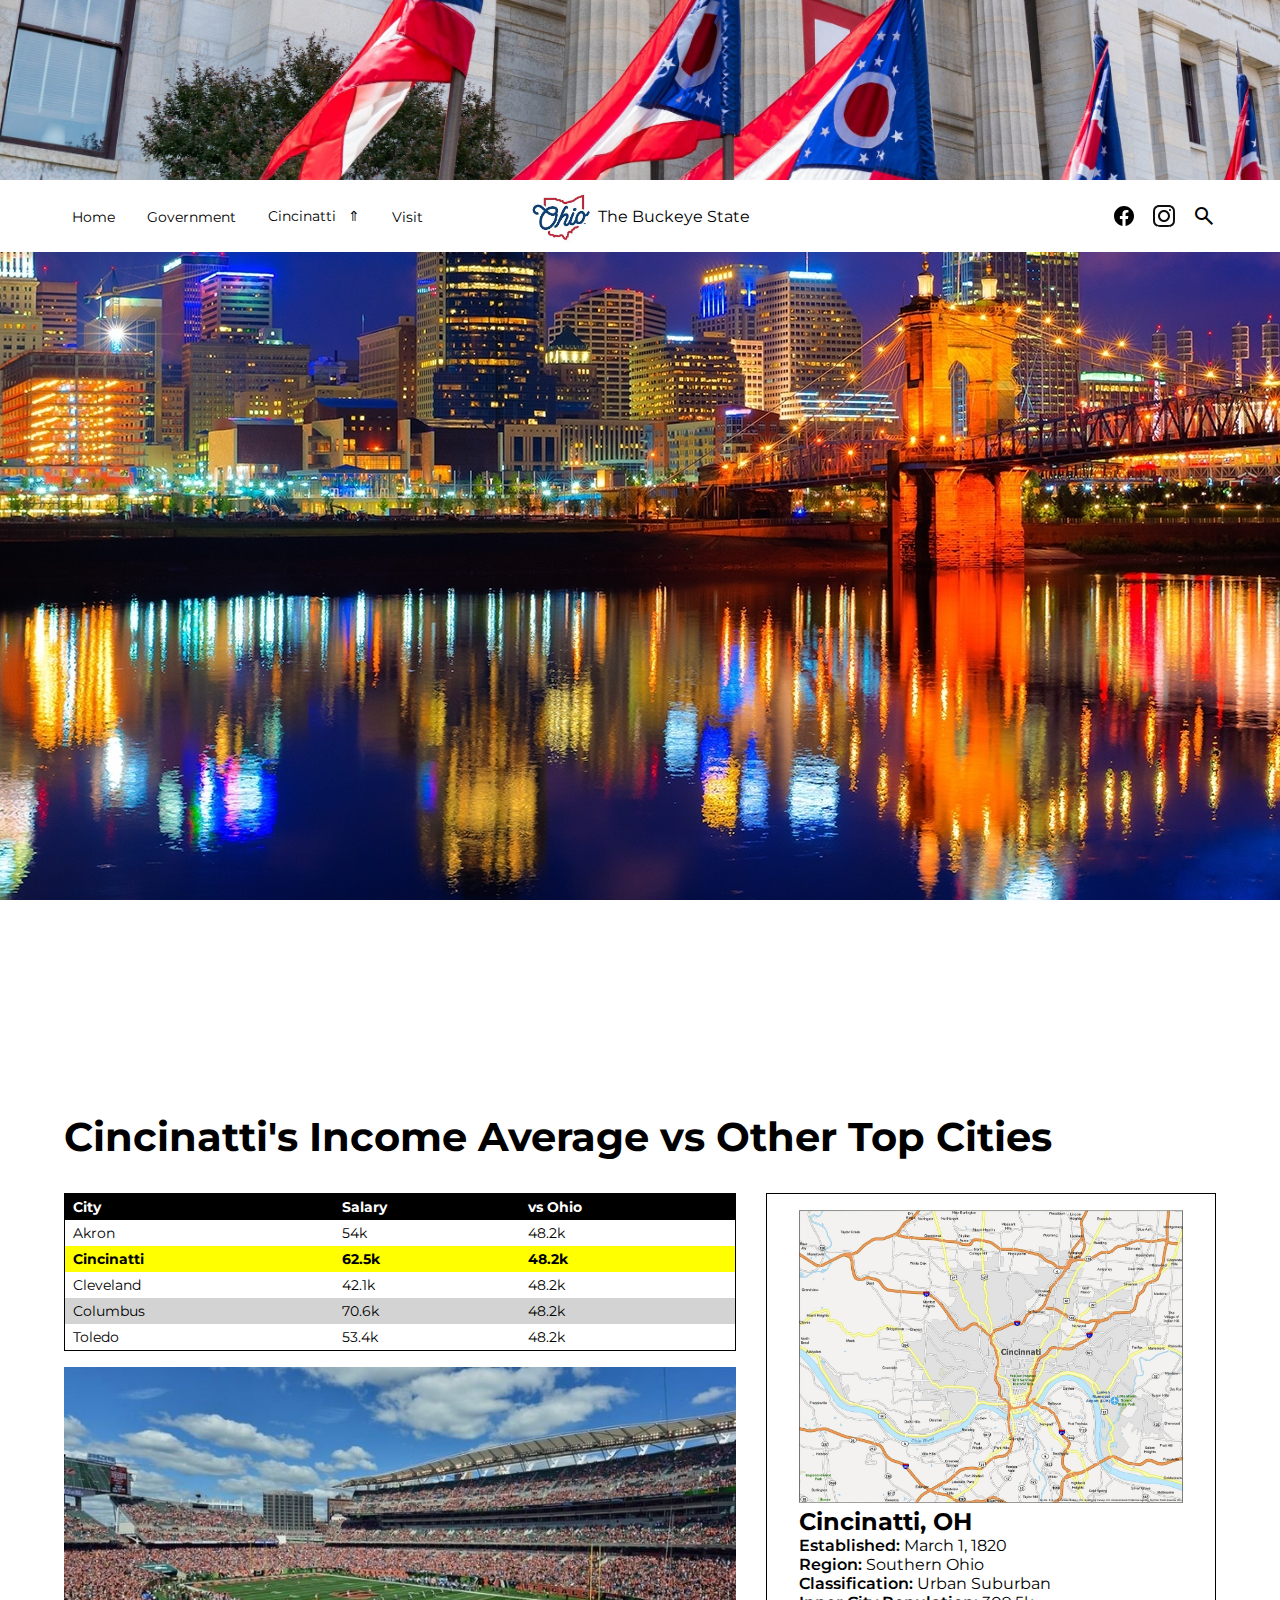
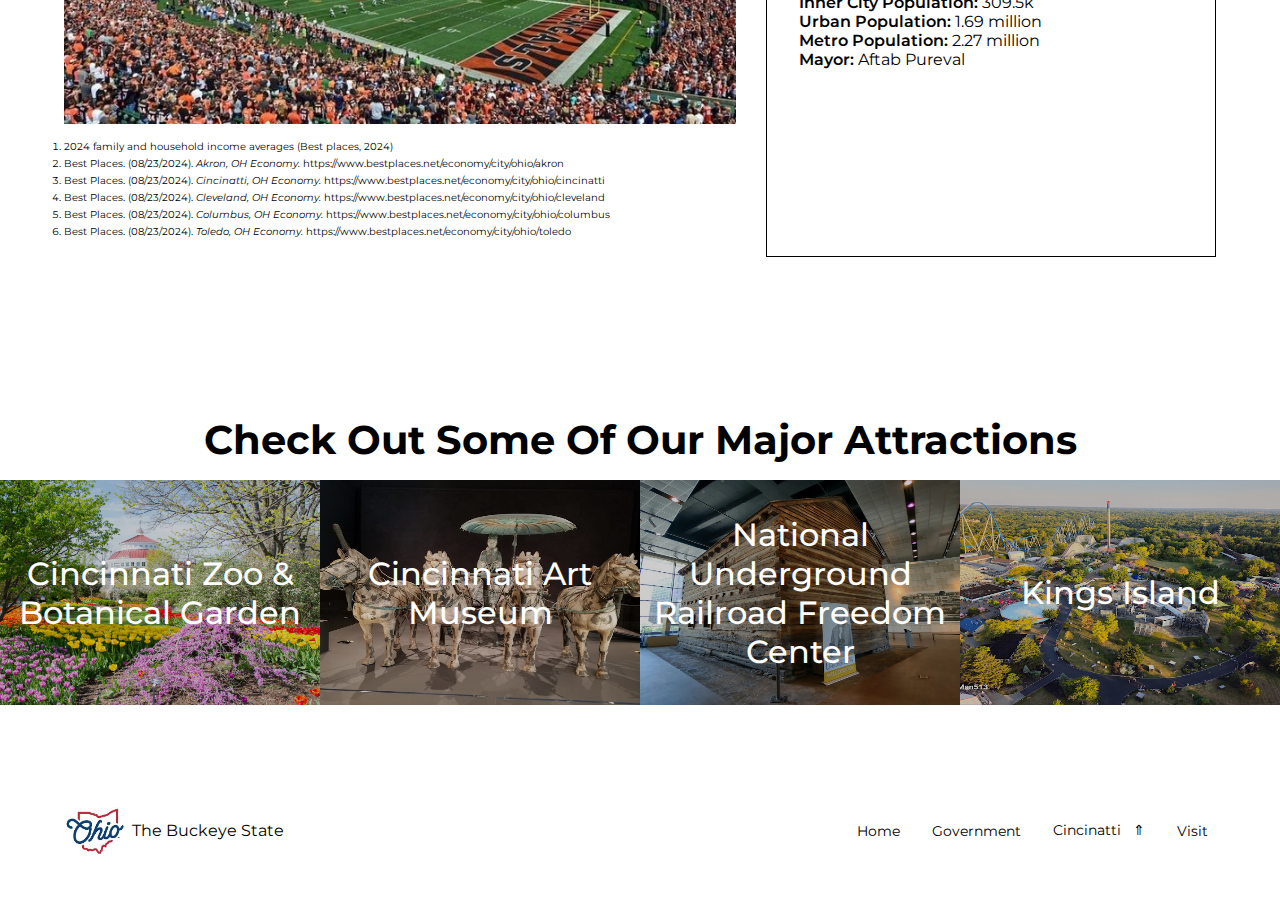
<file: cincinatti.html>
<!DOCTYPE html>
<html lang="en">
<head>
  <meta charset="UTF-8">
  <meta name="viewport" content="width=device-width, initial-scale=1.0">
  <!-- google fonts -->
  <link rel="preconnect" href="https://fonts.googleapis.com">
  <link rel="preconnect" href="https://fonts.gstatic.com" crossorigin>
  <link href="https://fonts.googleapis.com/css2?family=Montserrat:ital,wght@0,100..900;1,100..900&display=swap" rel="stylesheet">
  <!-- google icons -->
  <link rel="stylesheet" href="https://fonts.googleapis.com/css2?family=Material+Symbols+Outlined:opsz,wght,FILL,GRAD@20..48,100..700,0..1,-50..200" />
  <link rel="stylesheet" href="cincinatti.css">
  <title>Front-End Web Dev Task II City Page: Cincinatti</title>
</head>
<body>
  <!-- header img -->
  <header></header>
  <!-- navbar -->
  <nav>
    <div class="nav-left">
      <ul class="left-content">
        <li><a class="link" href="/index.html">Home</a></li>
        <li><a class="link" href="/">Government</a></li>
        <li>
          <div id="major-cities">
            <p>Cincinatti<span class="arrow-down">&#8657;</span></p>
            <a href="/cincinatti.html" class="option-link">Cincinatti</a>
            <a href="/cleveland.html" class="option-link">Cleveland</a>
            <a href="/columbus.html" class="option-link">Columbus</a>
          </div>
        </li>
        <li><a class="link" href="/">Visit</a></li>
      </ul>
    </div>
    <div class="nav-center">
      <a class="center-content" href="/index.html">
        <img class="nav-logo" src="/assets/ohio-logo.jpg" alt="Ohio logo">
        <p class="nav-p">The Buckeye State</p>
      </a>
    </div>
    <div class="nav-right">
      <div class="right-content">
        <img class="nav-icons" src="/assets/icons/facebook-svgrepo-com.svg" alt="Facebook">
        <img class="nav-icons" src="/assets/icons/instagram-svgrepo-com.svg" alt="Instagram">
        <span class="material-symbols-outlined">search</span>
      </div>
    </div>
  </nav>
  <!-- hero -->
  <section class="full-section hero" aria-label="top of page"></section>
  <!-- about -->
  <section class="full-section about" aria-label="about cincinatti">
    <div class="full-container">
      <h1 id="about-title">Cincinatti's Income Average vs Other Top Cities</h1>
      <div class="about-content">
        <div class="about-list">
          <table>
            <tr>
              <th>City</th>
              <th>Salary</th>
              <th>vs Ohio</th>
            </tr>
            <tr>
              <td>Akron</td>
              <td>54k</td>
              <td>48.2k</td>
            </tr>
            <tr>
              <td>Cincinatti</td>
              <td>62.5k</td>
              <td>48.2k</td>
            </tr>
            <tr>
              <td>Cleveland</td>
              <td>42.1k</td>
              <td>48.2k</td>
            </tr>
            <tr>
              <td>Columbus</td>
              <td>70.6k</td>
              <td>48.2k</td>
            </tr>
            <tr>
              <td>Toledo</td>
              <td>53.4k</td>
              <td>48.2k</td>
            </tr>
          </table>
          <img class="about-img" src="/assets/carousel-imgs/state-img-v.jpg" alt="paycor stadium">
          <ol class="citations">
            <li class="cite">2024 family and household income averages (Best places, 2024)</li>
            <li class="cite">Best Places. (08/23/2024). <i>Akron, OH Economy.</i> https://www.bestplaces.net/economy/city/ohio/akron</li>
            <li class="cite">Best Places. (08/23/2024). <i>Cincinatti, OH Economy.</i> https://www.bestplaces.net/economy/city/ohio/cincinatti</li>
            <li class="cite">Best Places. (08/23/2024). <i>Cleveland, OH Economy.</i> https://www.bestplaces.net/economy/city/ohio/cleveland</li>
            <li class="cite">Best Places. (08/23/2024). <i>Columbus, OH Economy.</i> https://www.bestplaces.net/economy/city/ohio/columbus</li>
            <li class="cite">Best Places. (08/23/2024). <i>Toledo, OH Economy.</i> https://www.bestplaces.net/economy/city/ohio/toledo</li>
          </ol>
        </div>
        <aside>
          <ul>
            <li class="list-item">
              <a href="https://maps.app.goo.gl/zU1xaMrjRTRpf2Yv8" target="_blank" rel="noopener noreferrer" title="Directions to Cincinatti"><img class="aside-img" src="/assets/cincinatti/cincinatti-map.jpg" alt="cincinatti map"></a>
            </li>
            <li class="list-item">
              <h2>Cincinatti, OH</h2>
            </li>
            <li class="list-item">
              <p><span class="small-bold">Established:</span> March 1, 1820</p>
            </li>
            <li class="list-item">
              <p><span class="small-bold">Region:</span> Southern Ohio</p>
            </li>
            <li class="list-item">
              <p><span class="small-bold">Classification:</span> Urban Suburban</p>
            </li>
            <li class="list-item">
              <p><span class="small-bold">Inner City Population:</span> 309.5k</p>
            </li>
            <li class="list-item">
              <p><span class="small-bold">Urban Population:</span> 1.69 million</p>
            </li>
            <li class="list-item">
              <p><span class="small-bold">Metro Population:</span> 2.27 million</p>
            </li>
            <li class="list-item">
              <p><span class="small-bold">Mayor:</span> Aftab Pureval</p>
            </li>
          </ul>
        </aside>
      </div>
    </div>
  </section>
  <!-- attractions -->
  <section class="banner" aria-label="attractions banner">
    <div class="attraction-section">
      <h1>Check Out Some Of Our Major Attractions</h1>
      <ul class="attraction-container">
        <li class="attraction-link">
          <a class="attraction" href="https://cincinnatizoo.org/" target="_blank" rel="noopener noreferrer">
            <img class="attraction-img" src="/assets/cincinatti/zoo.jpg" alt="Cincinnati Zoo & Botanical Garden">
            <p class="attraction-name">Cincinnati Zoo & Botanical Garden</p>
          </a>
        </li>
        <li class="attraction-link">
          <a class="attraction" href="https://www.cincinnatiartmuseum.org/" target="_blank" rel="noopener noreferrer">
            <img class="attraction-img" src="/assets/cincinatti/art.jpg" alt="Cincinnati Art Museum">
            <p class="attraction-name">Cincinnati Art Museum</p>
          </a>
        </li>
        <li class="attraction-link">
          <a class="attraction" href="https://freedomcenter.org/" target="_blank" rel="noopener noreferrer">
            <img class="attraction-img" src="/assets/cincinatti/nurfc.jpg" alt="National Underground Railroad Freedom Center">
            <p class="attraction-name">National Underground Railroad Freedom Center</p>
          </a>
        </li>
        <li class="attraction-link">
          <a class="attraction" href="https://www.visitkingsisland.com/" target="_blank" rel="noopener noreferrer">
            <img class="attraction-img" src="/assets/cincinatti/kings-island.jpg" alt="Kings Island">
            <p class="attraction-name">Kings Island</p>
          </a>
        </li>
      </ul>
    </div>
  </section>
  <!-- footer  -->
  <footer>
    <div class="footer-container">
      <a class="center-content" href="/index.html">
        <img class="nav-logo" src="/assets/ohio-logo.jpg" alt="Ohio logo">
        <p class="nav-p">The Buckeye State</p>
      </a>
      <ul class="left-content">
        <li><a class="link" href="/index.html">Home</a></li>
        <li><a class="link" href="/">Government</a></li>
        <li>
          <div id="major-cities">
            <p>Cincinatti<span class="arrow-down">&#8657;</span></p>
            <a href="/cincinatti.html" class="option-link">Cincinatti</a>
            <a href="/cleveland.html" class="option-link">Cleveland</a>
            <a href="/columbus.html" class="option-link">Columbus</a>
          </div>
        </li>
        <li><a class="link" href="/">Visit</a></li>
      </ul>
    </div>
  </footer>
  <script src="/index.js" type="text/javascript"></script>
</body>
</html>
</file>
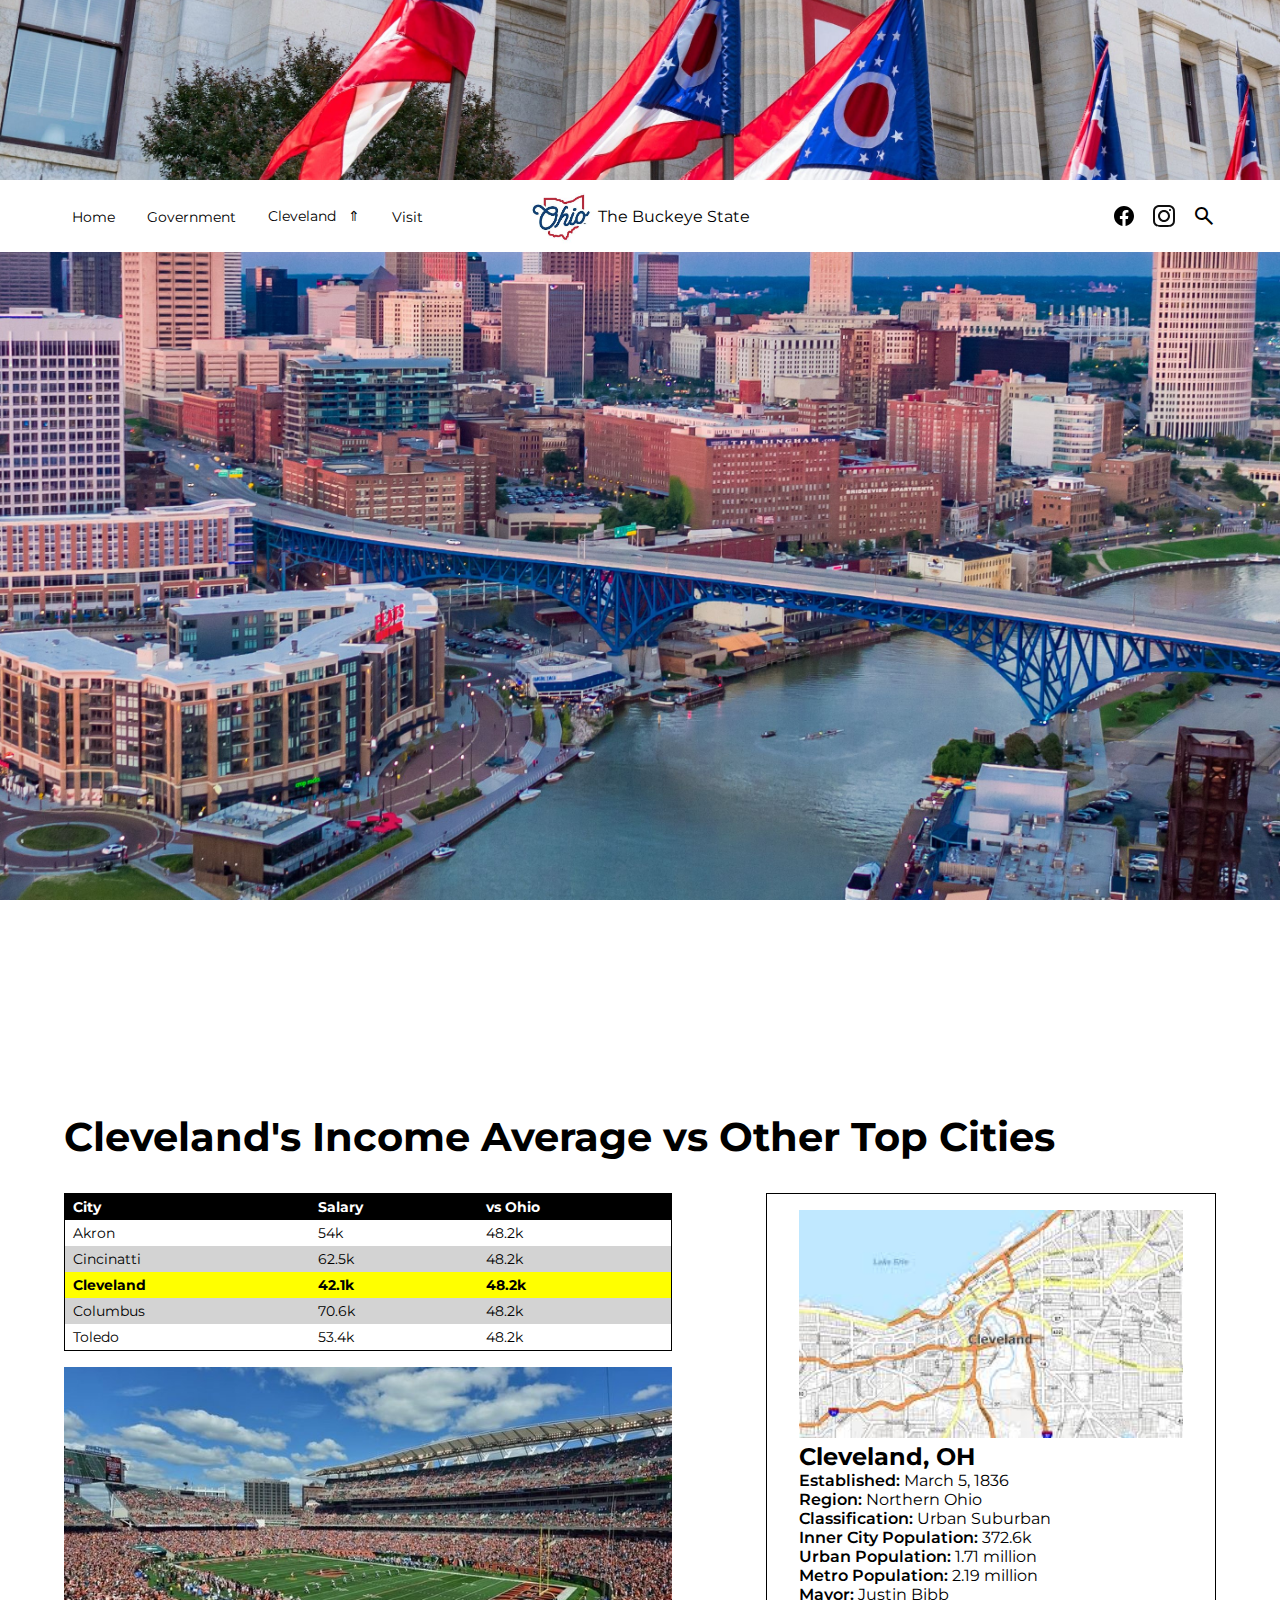
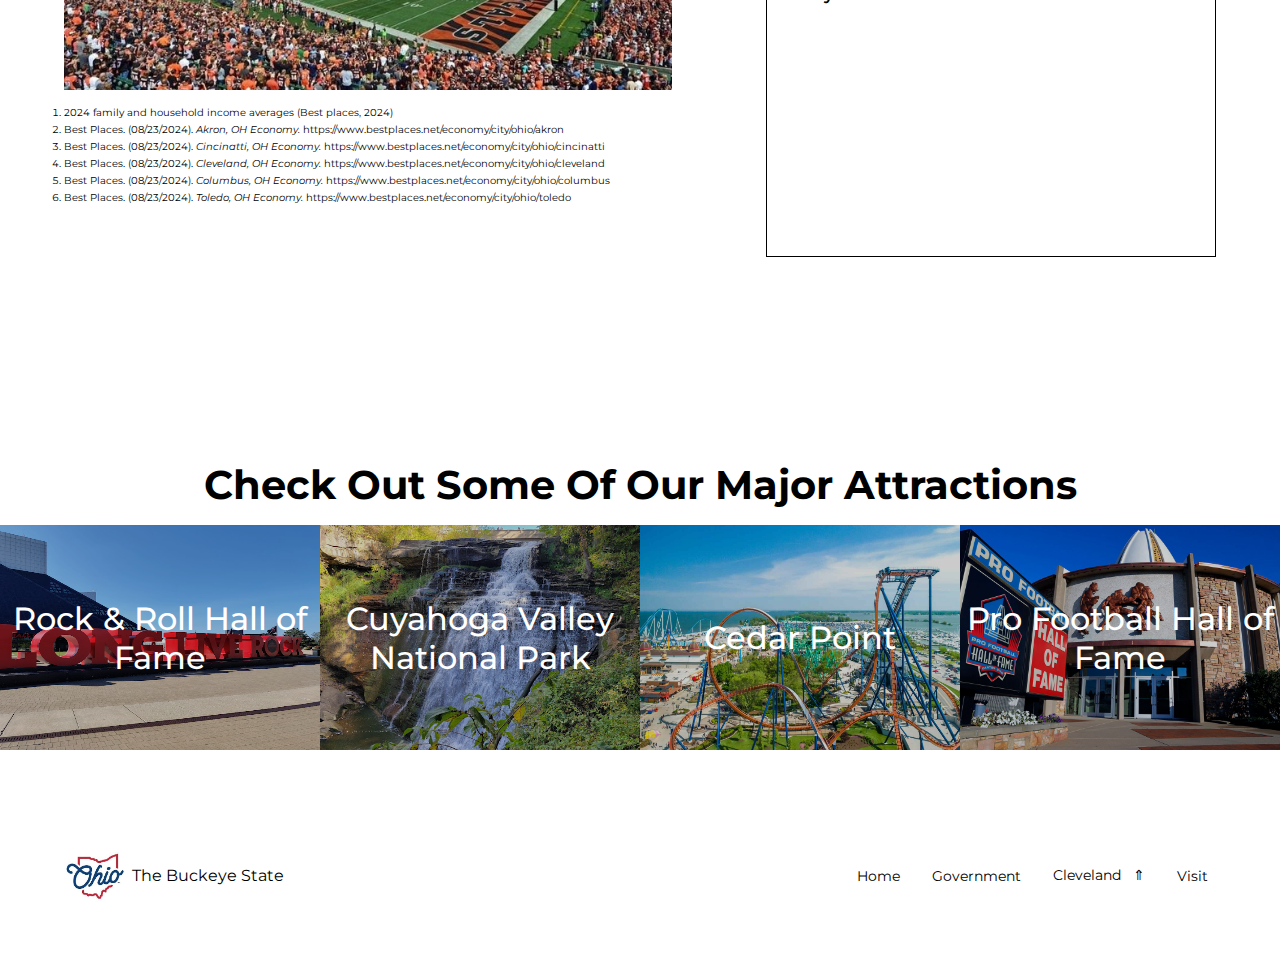
<file: cleveland.html>
<!DOCTYPE html>
<html lang="en">
<head>
  <meta charset="UTF-8">
  <meta name="viewport" content="width=device-width, initial-scale=1.0">
  <!-- google fonts -->
  <link rel="preconnect" href="https://fonts.googleapis.com">
  <link rel="preconnect" href="https://fonts.gstatic.com" crossorigin>
  <link href="https://fonts.googleapis.com/css2?family=Montserrat:ital,wght@0,100..900;1,100..900&display=swap" rel="stylesheet">
  <!-- google icons -->
  <link rel="stylesheet" href="https://fonts.googleapis.com/css2?family=Material+Symbols+Outlined:opsz,wght,FILL,GRAD@20..48,100..700,0..1,-50..200" />
  <link rel="stylesheet" href="cleveland.css">
  <title>Front-End Web Dev Task II City Page: Cleveland</title>
</head>
<body>
  <!-- header img -->
  <header></header>
  <!-- navbar -->
  <nav>
    <div class="nav-left">
      <ul class="left-content">
        <li><a class="link" href="/index.html">Home</a></li>
        <li><a class="link" href="/">Government</a></li>
        <li>
          <div id="major-cities">
            <p>Cleveland<span class="arrow-down">&#8657;</span></p>
            <a href="/cincinatti.html" class="option-link">Cincinatti</a>
            <a href="/cleveland.html" class="option-link">Cleveland</a>
            <a href="/columbus.html" class="option-link">Columbus</a>
          </div>
        </li>
        <li><a class="link" href="/">Visit</a></li>
      </ul>
    </div>
    <div class="nav-center">
      <a class="center-content" href="/index.html">
        <img class="nav-logo" src="/assets/ohio-logo.jpg" alt="Ohio logo">
        <p class="nav-p">The Buckeye State</p>
      </a>
    </div>
    <div class="nav-right">
      <div class="right-content">
        <img class="nav-icons" src="/assets/icons/facebook-svgrepo-com.svg" alt="Facebook">
        <img class="nav-icons" src="/assets/icons/instagram-svgrepo-com.svg" alt="Instagram">
        <span class="material-symbols-outlined">search</span>
      </div>
    </div>
  </nav>
  <!-- hero -->
  <section class="full-section hero" aria-label="top of page"></section>
  <!-- about -->
  <section class="full-section about" aria-label="about cleveland">
    <div class="full-container">
      <h1 id="about-title">Cleveland's Income Average vs Other Top Cities</h1>
      <div class="about-content">
        <div class="about-list">
          <table>
            <tr>
              <th>City</th>
              <th>Salary</th>
              <th>vs Ohio</th>
            </tr>
            <tr>
              <td>Akron</td>
              <td>54k</td>
              <td>48.2k</td>
            </tr>
            <tr>
              <td>Cincinatti</td>
              <td>62.5k</td>
              <td>48.2k</td>
            </tr>
            <tr>
              <td>Cleveland</td>
              <td>42.1k</td>
              <td>48.2k</td>
            </tr>
            <tr>
              <td>Columbus</td>
              <td>70.6k</td>
              <td>48.2k</td>
            </tr>
            <tr>
              <td>Toledo</td>
              <td>53.4k</td>
              <td>48.2k</td>
            </tr>
          </table>
          <img class="about-img" src="/assets/carousel-imgs/state-img-v.jpg" alt="paycor stadium">
          <ol class="citations">
            <li class="cite">2024 family and household income averages (Best places, 2024)</li>
            <li class="cite">Best Places. (08/23/2024). <i>Akron, OH Economy.</i> https://www.bestplaces.net/economy/city/ohio/akron</li>
            <li class="cite">Best Places. (08/23/2024). <i>Cincinatti, OH Economy.</i> https://www.bestplaces.net/economy/city/ohio/cincinatti</li>
            <li class="cite">Best Places. (08/23/2024). <i>Cleveland, OH Economy.</i> https://www.bestplaces.net/economy/city/ohio/cleveland</li>
            <li class="cite">Best Places. (08/23/2024). <i>Columbus, OH Economy.</i> https://www.bestplaces.net/economy/city/ohio/columbus</li>
            <li class="cite">Best Places. (08/23/2024). <i>Toledo, OH Economy.</i> https://www.bestplaces.net/economy/city/ohio/toledo</li>
          </ol>
        </div>
        <aside>
          <ul>
            <li class="list-item">
              <a href="https://maps.app.goo.gl/aE9k5nw9wQjPhDgC9" target="_blank" rel="noopener noreferrer" title="Directions to Cleveland"><img class="aside-img" src="/assets/cleveland/cleveland-map.jpg" alt="Cleveland map"></a>
            </li>
            <li class="list-item">
              <h2>Cleveland, OH</h2>
            </li>
            <li class="list-item">
              <p><span class="small-bold">Established:</span> March 5, 1836</p>
            </li>
            <li class="list-item">
              <p><span class="small-bold">Region:</span> Northern Ohio</p>
            </li>
            <li class="list-item">
              <p><span class="small-bold">Classification:</span> Urban Suburban</p>
            </li>
            <li class="list-item">
              <p><span class="small-bold">Inner City Population:</span> 372.6k</p>
            </li>
            <li class="list-item">
              <p><span class="small-bold">Urban Population:</span> 1.71 million</p>
            </li>
            <li class="list-item">
              <p><span class="small-bold">Metro Population:</span> 2.19 million</p>
            </li>
            <li class="list-item">
              <p><span class="small-bold">Mayor:</span> Justin Bibb</p>
            </li>
          </ul>
        </aside>
      </div>
    </div>
  </section>
  <!-- attractions -->
  <section class="banner" aria-label="attractions banner">
    <div class="attraction-section">
      <h1>Check Out Some Of Our Major Attractions</h1>
      <ul class="attraction-container">
        <li class="attraction-link">
          <a class="attraction" href="https://rockhall.com/" target="_blank" rel="noopener noreferrer">
            <img class="attraction-img" src="/assets/cleveland/rocknroll.jpg" alt="Rock & Roll Hall of Fame">
            <p class="attraction-name">Rock & Roll Hall of Fame</p>
          </a>
        </li>
        <li class="attraction-link">
          <a class="attraction" href="https://www.nps.gov/cuva/index.htm" target="_blank" rel="noopener noreferrer">
            <img class="attraction-img" src="/assets/cleveland/park.jpg" alt="Cuyahoga Valley National Park">
            <p class="attraction-name">Cuyahoga Valley National Park</p>
          </a>
        </li>
        <li class="attraction-link">
          <a class="attraction" href="https://www.cedarpoint.com/" target="_blank" rel="noopener noreferrer">
            <img class="attraction-img" src="/assets/cleveland/cedarpoint.jpg" alt="Cedar Point">
            <p class="attraction-name">Cedar Point</p>
          </a>
        </li>
        <li class="attraction-link">
          <a class="attraction" href="https://www.profootballhof.com/" target="_blank" rel="noopener noreferrer">
            <img class="attraction-img" src="/assets/cleveland/football.jpg" alt="Pro Football Hall of Fame">
            <p class="attraction-name">Pro Football Hall of Fame</p>
          </a>
        </li>
      </ul>
    </div>
  </section>
  <!-- footer  -->
  <footer>
    <div class="footer-container">
      <a class="center-content" href="/index.html">
        <img class="nav-logo" src="/assets/ohio-logo.jpg" alt="Ohio logo">
        <p class="nav-p">The Buckeye State</p>
      </a>
      <ul class="left-content">
        <li><a class="link" href="/index.html">Home</a></li>
        <li><a class="link" href="/">Government</a></li>
        <li>
          <div id="major-cities">
            <p>Cleveland<span class="arrow-down">&#8657;</span></p>
            <a href="/cincinatti.html" class="option-link">Cincinatti</a>
            <a href="/cleveland.html" class="option-link">Cleveland</a>
            <a href="/columbus.html" class="option-link">Columbus</a>
          </div>
        </li>
        <li><a class="link" href="/">Visit</a></li>
      </ul>
    </div>
  </footer>
  <script src="/index.js" type="text/javascript"></script>
</body>
</html>
</file>
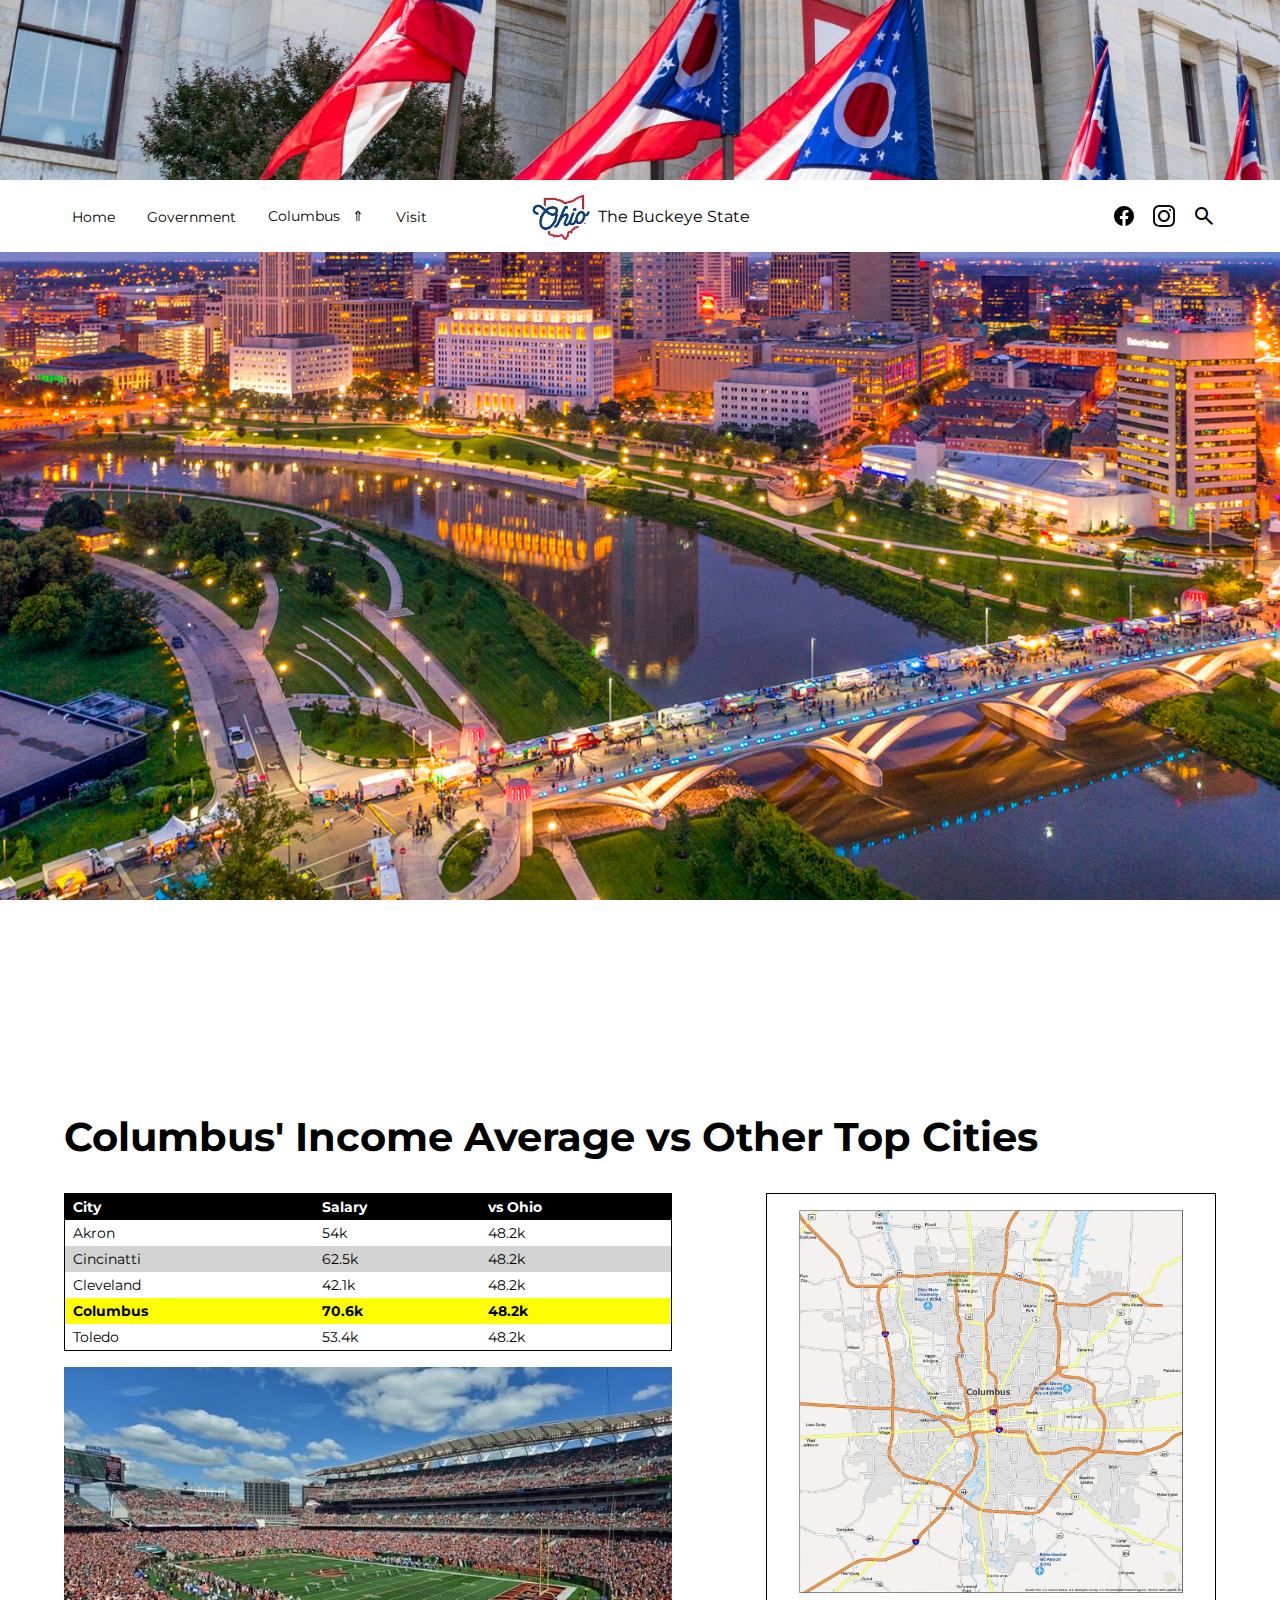
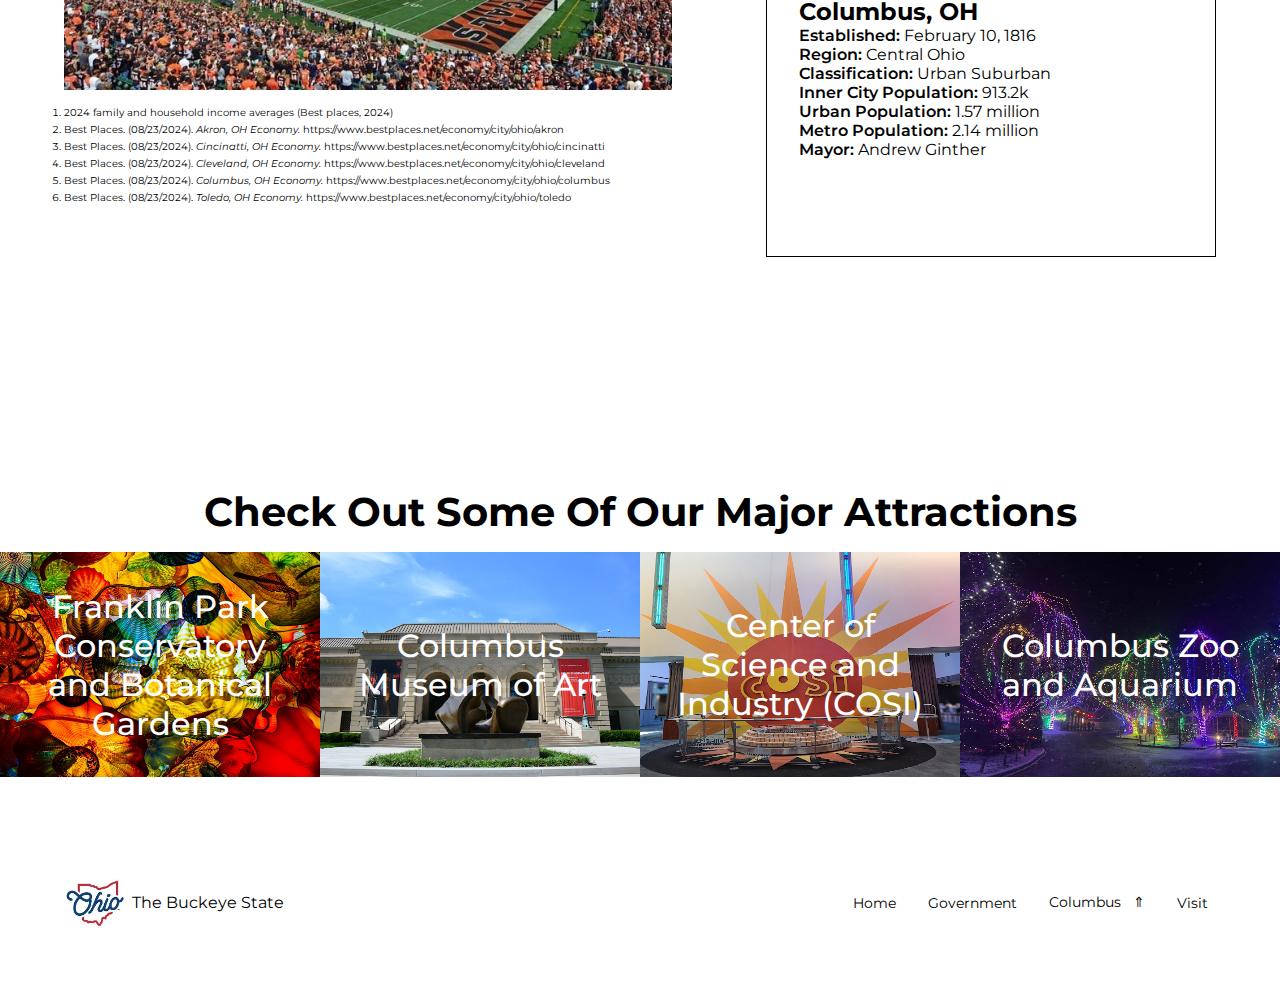
<file: columbus.html>
<!DOCTYPE html>
<html lang="en">
<head>
  <meta charset="UTF-8">
  <meta name="viewport" content="width=device-width, initial-scale=1.0">
  <!-- google fonts -->
  <link rel="preconnect" href="https://fonts.googleapis.com">
  <link rel="preconnect" href="https://fonts.gstatic.com" crossorigin>
  <link href="https://fonts.googleapis.com/css2?family=Montserrat:ital,wght@0,100..900;1,100..900&display=swap" rel="stylesheet">
  <!-- google icons -->
  <link rel="stylesheet" href="https://fonts.googleapis.com/css2?family=Material+Symbols+Outlined:opsz,wght,FILL,GRAD@20..48,100..700,0..1,-50..200" />
  <link rel="stylesheet" href="/columbus.css">
  <title>Front-End Web Dev Task II City Page: Columbus</title>
</head>
<body>
  <!-- header img -->
  <header></header>
  <!-- navbar -->
  <nav>
    <div class="nav-left">
      <ul class="left-content">
        <li><a class="link" href="/index.html">Home</a></li>
        <li><a class="link" href="/">Government</a></li>
        <li>
          <div id="major-cities">
            <p>Columbus<span class="arrow-down">&#8657;</span></p>
            <a href="/cincinatti.html" class="option-link">Cincinatti</a>
            <a href="/cleveland.html" class="option-link">Cleveland</a>
            <a href="/columbus.html" class="option-link">Columbus</a>
          </div>
        </li>
        <li><a class="link" href="/">Visit</a></li>
      </ul>
    </div>
    <div class="nav-center">
      <a class="center-content" href="/index.html">
        <img class="nav-logo" src="/assets/ohio-logo.jpg" alt="Ohio logo">
        <p class="nav-p">The Buckeye State</p>
      </a>
    </div>
    <div class="nav-right">
      <div class="right-content">
        <img class="nav-icons" src="/assets/icons/facebook-svgrepo-com.svg" alt="Facebook">
        <img class="nav-icons" src="/assets/icons/instagram-svgrepo-com.svg" alt="Instagram">
        <span class="material-symbols-outlined">search</span>
      </div>
    </div>
  </nav>
  <!-- hero -->
  <section class="full-section hero" aria-label="top of page"></section>
  <!-- about -->
  <section class="full-section about" aria-label="about columbus">
    <div class="full-container">
      <h1 id="about-title">Columbus' Income Average vs Other Top Cities</h1>
      <div class="about-content">
        <div class="about-list">
          <table>
            <tr>
              <th>City</th>
              <th>Salary</th>
              <th>vs Ohio</th>
            </tr>
            <tr>
              <td>Akron</td>
              <td>54k</td>
              <td>48.2k</td>
            </tr>
            <tr>
              <td>Cincinatti</td>
              <td>62.5k</td>
              <td>48.2k</td>
            </tr>
            <tr>
              <td>Cleveland</td>
              <td>42.1k</td>
              <td>48.2k</td>
            </tr>
            <tr>
              <td>Columbus</td>
              <td>70.6k</td>
              <td>48.2k</td>
            </tr>
            <tr>
              <td>Toledo</td>
              <td>53.4k</td>
              <td>48.2k</td>
            </tr>
          </table>
          <img class="about-img" src="/assets/carousel-imgs/state-img-v.jpg" alt="paycor stadium">
          <ol class="citations">
            <li class="cite">2024 family and household income averages (Best places, 2024)</li>
            <li class="cite">Best Places. (08/23/2024). <i>Akron, OH Economy.</i> https://www.bestplaces.net/economy/city/ohio/akron</li>
            <li class="cite">Best Places. (08/23/2024). <i>Cincinatti, OH Economy.</i> https://www.bestplaces.net/economy/city/ohio/cincinatti</li>
            <li class="cite">Best Places. (08/23/2024). <i>Cleveland, OH Economy.</i> https://www.bestplaces.net/economy/city/ohio/cleveland</li>
            <li class="cite">Best Places. (08/23/2024). <i>Columbus, OH Economy.</i> https://www.bestplaces.net/economy/city/ohio/columbus</li>
            <li class="cite">Best Places. (08/23/2024). <i>Toledo, OH Economy.</i> https://www.bestplaces.net/economy/city/ohio/toledo</li>
          </ol>
        </div>
        <aside>
          <ul>
            <li class="list-item">
              <a href="https://maps.app.goo.gl/tMA1EAb9bxnNDYFK9" target="_blank" rel="noopener noreferrer" title="Directions to Columbus"><img class="aside-img" src="/assets/columbus/columbus-map.jpg" alt="columbus map"></a>
            </li>
            <li class="list-item">
              <h2>Columbus, OH</h2>
            </li>
            <li class="list-item">
              <p><span class="small-bold">Established:</span> February 10, 1816</p>
            </li>
            <li class="list-item">
              <p><span class="small-bold">Region:</span> Central Ohio</p>
            </li>
            <li class="list-item">
              <p><span class="small-bold">Classification:</span> Urban Suburban</p>
            </li>
            <li class="list-item">
              <p><span class="small-bold">Inner City Population:</span> 913.2k</p>
            </li>
            <li class="list-item">
              <p><span class="small-bold">Urban Population:</span> 1.57 million</p>
            </li>
            <li class="list-item">
              <p><span class="small-bold">Metro Population:</span> 2.14 million</p>
            </li>
            <li class="list-item">
              <p><span class="small-bold">Mayor:</span> Andrew Ginther</p>
            </li>
          </ul>
        </aside>
      </div>
    </div>
  </section>
  <!-- attractions -->
  <section class="banner" aria-label="attractions banner">
    <div class="attraction-section">
      <h1>Check Out Some Of Our Major Attractions</h1>
      <ul class="attraction-container">
        <li class="attraction-link">
          <a class="attraction" href="https://www.fpconservatory.org/" target="_blank" rel="noopener noreferrer">
            <img class="attraction-img" src="/assets/columbus/fpcbg.jpg" alt="Franklin Park Conservatory and Botanical Gardens">
            <p class="attraction-name">Franklin Park Conservatory and Botanical Gardens</p>
          </a>
        </li>
        <li class="attraction-link">
          <a class="attraction" href="https://www.columbusmuseum.org/" target="_blank" rel="noopener noreferrer">
            <img class="attraction-img" src="/assets/columbus/art.jpg" alt="Columbus Museum of Art">
            <p class="attraction-name">Columbus Museum of Art</p>
          </a>
        </li>
        <li class="attraction-link">
          <a class="attraction" href="https://cosi.org/" target="_blank" rel="noopener noreferrer">
            <img class="attraction-img" src="/assets/columbus/cosi.jpg" alt="Center of Science and Industry">
            <p class="attraction-name">Center of Science and Industry (COSI)</p>
          </a>
        </li>
        <li class="attraction-link">
          <a class="attraction" href="https://www.columbuszoo.org/" target="_blank" rel="noopener noreferrer">
            <img class="attraction-img" src="/assets/columbus/zoo.jpg" alt="Columbus Zoo and Aquarium">
            <p class="attraction-name">Columbus Zoo and Aquarium</p>
          </a>
        </li>
      </ul>
    </div>
  </section>
  <!-- footer  -->
  <footer>
    <div class="footer-container">
      <a class="center-content" href="/index.html">
        <img class="nav-logo" src="/assets/ohio-logo.jpg" alt="Ohio logo">
        <p class="nav-p">The Buckeye State</p>
      </a>
      <ul class="left-content">
        <li><a class="link" href="/index.html">Home</a></li>
        <li><a class="link" href="/">Government</a></li>
        <li>
          <div id="major-cities">
            <p>Columbus<span class="arrow-down">&#8657;</span></p>
            <a href="/cincinatti.html" class="option-link">Cincinatti</a>
            <a href="/cleveland.html" class="option-link">Cleveland</a>
            <a href="/columbus.html" class="option-link">Columbus</a>
          </div>
        </li>
        <li><a class="link" href="/">Visit</a></li>
      </ul>
    </div>
  </footer>
  <script src="/index.js" type="text/javascript"></script>
</body>
</html>
</file>
<file: cincinatti.css>
/* global */

* {
  margin: 0;
  padding: 0;
  font-family: 'Montserrat', sans-serif;
}

.full-section {
  height: 92vh;
  width: 100vw;
  position: relative;
}

.full-container {
  width: 100%;
  padding: 2rem 4rem;
  max-width: 1152px;
}

.banner {
  height: 40vh;
  width: 100vw;
  position: relative;
  overflow: hidden;
  display: flex;
  justify-content: center;
  align-items: center;
}

h1 {
  font-size: 2.5rem;
}

a {
  text-decoration: none;
  color: black;
}

button {
  height: 2.5rem;
  width: 8rem;
  border: 2px solid white;
  background-color: white;
  font-size: 1.25rem;
  font-weight: 600;
  cursor: pointer;
}

button:hover {
  background-color: black;
  color: white;
  border-color: black;
  transition: all 250ms ease;
}

option {
  background-color: black;
  border: none;
}

.list-item {
  list-style: none;
}

.small-bold {
  font-weight: 600;
}

/* icon */

.material-symbols-outlined {
  font-variation-settings:
  'FILL' 0,
  'wght' 400,
  'GRAD' 0,
  'opsz' 24
}

/* header */

header {
  height: 20vh;
  width: 100vw;
  background-image: url('./assets/ohio-flag.jpg');
  background-attachment: fixed;
  background-position: 0 -400px;
  background-repeat: no-repeat;
  background-size: cover;
}

/* nav */

nav {
  height: 8vh;
  width: 100vw;
  position: sticky;
  z-index: 20;
  top: 0;
  display: flex;
  justify-content: space-evenly;
  align-items: center;
  background-color: white;
}

  /* nav left */

  .nav-left {
    width: 33.3%;
    padding-left: 4rem;
    display: flex;
    justify-content: start;
  }


  .left-content {
    display: flex;
    align-items: center;
    gap: 1rem;
    list-style-type: none;
  }

  #major-cities {
    padding: 0.25rem 0.5rem;
    display: flex;
    flex-direction: column;
    gap: 0.25rem;
    background-color: white;
    border: none;
    font-size: 14px;
    cursor: pointer;
  }

  #major-cities:hover {
    height: 7rem;
    margin-top: 6rem;
    background-color: black;
    color: white;
    transition: all 250ms ease;
  }

  #major-cities:hover > .option-link {
    display: flex;
  }
  
  .option-link {
    display: none;
    padding: 0.25rem;
    color: white;
  }

  .option-link:hover {
    background-color: white;
    color: black;
    transition: all 300ms ease;
  }

  .arrow-down {
    margin-left: 0.75rem;
  }

  .link {
    padding: 0.25rem 0.5rem;
    color: black;
    font-size: 14px;
  }

  .link:hover {
    background-color: black;
    color: white;
    transition: all 250ms ease;
  }

  /* nav center */

  .nav-center {
    width: 33.3%;
    display: flex;
    justify-content: center;
  }

  .center-content {
    display: flex;
    justify-content: center;
    align-items: center;
    gap: 0.25rem;
    text-decoration: none;
  }

  .nav-p {
    color: black;
  }

  .nav-logo {
    height: 4rem;
    width: 4rem;
  }

  /* nav right */

  .nav-right {
    width: 33.3%;
    padding-right: 4rem;
    display: flex;
    justify-content: end;
  }

  .right-content {
    width: inherit;
    display: flex;
    justify-content: end;
    align-items: center;
    gap: 1rem;
  }

  .nav-icons {
    height: 1.5rem;
    width: 1.5rem;
  }

/* hero section */

.hero {
  background-image: url('./assets/carousel-imgs/state-img-iv.jpg');
  background-attachment: fixed;
  background-position: center;
  background-repeat: no-repeat;
  background-size: cover;
}

/* about section */

.about {
  height: 100vh;
}

.about-content {
  width: 100%;
  margin-top: 2rem;
  display: flex;
  flex-direction: row;
  justify-content: space-between;
}

  .about-list {
    display: flex;
    flex-direction: column;
    gap: 1rem;
  }

  table {
    width: 42rem;
    border: 1px solid black;
    border-collapse: collapse;
    font-size: 14px;
  }

  th {
    background-color: black;
    color: white;
    text-align: left;
  }

  th, td {
    /* border: 1px solid black; */
    padding: 0.25rem 0.5rem;
  }

  tr:nth-child(odd) {
    background-color: lightgray;
  }

  tr:nth-child(3) {
    background-color: yellow;
    font-weight: 700;
  }
  
  .about-img {
    width: 42rem;
  }

  .citations {
    display: flex;
    flex-direction: column;
    gap: 0.25rem;
    font-size: 10px;
  }

  /* aside */

    aside {
      height: 70vh;
      width: 24rem;
      padding: 1rem 2rem;
      float: right;
      border: 1px solid black;
    }

    .aside-img {
      width: 24rem;
      /* border: 1px solid black; */
    }

/* attraction section */

  .attraction-section {
    width: 100vw;
    display: flex;
    flex-direction: column;
    align-items: center;
    gap: 1rem;
  }

  .attraction-container {
    height: 25vh;
    width: 100vw;
    display: flex;
    justify-content: center;
    align-content: center;
  }

  .attraction-link {
    height: inherit;
    display: flex;
    justify-content: center;
    align-items: center;
    overflow: hidden;
  }

  .attraction {
    display: flex;
    justify-content: center;
    align-items: center;
  }

  .attraction-img {
    height: 25vh;
    width: 30vw;
    position: relative;
  }

  .attraction-img:has(+ .attraction-name:hover) {
    transform: scale(125%);
    transition: all 500ms ease;
  }

  .attraction-name {
    height: 25vh;
    width: 25vw;
    position: absolute;
    z-index: 10;
    display: flex;
    justify-content: center;
    align-items: center;
    font-size: 2rem;
    background-color: rgba(0, 0, 0, 0.2);
    color: white;
    font-weight: 500;
    text-align: center;
  }

/* footer  */

footer {
  height: 20vh;
  width: 100vw;
}

.footer-container {
  height: 100%;
  width: 100%;
  padding: 0 4rem;
  max-width: 1152px;
  display: flex;
  justify-content: space-between;
  align-items: center;
}

footer > .footer-container > .left-content > li > #major-cities:hover {
  height: 7rem;
  margin-bottom: 11rem;
  background-color: black;
  color: white;
  transition: all 250ms ease;
}
</file>
<file: cleveland.css>
/* global */

* {
  margin: 0;
  padding: 0;
  font-family: 'Montserrat', sans-serif;
}

.full-section {
  height: 92vh;
  width: 100vw;
  position: relative;
}

.full-container {
  width: 100%;
  padding: 2rem 4rem;
  max-width: 1152px;
}

.banner {
  height: 40vh;
  width: 100vw;
  position: relative;
  overflow: hidden;
  display: flex;
  justify-content: center;
  align-items: center;
}

h1 {
  font-size: 2.5rem;
}

a {
  text-decoration: none;
  color: black;
}

button {
  height: 2.5rem;
  width: 8rem;
  border: 2px solid white;
  background-color: white;
  font-size: 1.25rem;
  font-weight: 600;
  cursor: pointer;
}

button:hover {
  background-color: black;
  color: white;
  border-color: black;
  transition: all 250ms ease;
}

option {
  background-color: black;
  border: none;
}

.list-item {
  list-style: none;
}

.small-bold {
  font-weight: 600;
}

/* icon */

.material-symbols-outlined {
  font-variation-settings:
  'FILL' 0,
  'wght' 400,
  'GRAD' 0,
  'opsz' 24
}

/* header */

header {
  height: 20vh;
  width: 100vw;
  background-image: url('./assets/ohio-flag.jpg');
  background-attachment: fixed;
  background-position: 0 -400px;
  background-repeat: no-repeat;
  background-size: cover;
}

/* nav */

nav {
  height: 8vh;
  width: 100vw;
  position: sticky;
  z-index: 20;
  top: 0;
  display: flex;
  justify-content: space-evenly;
  align-items: center;
  background-color: white;
}

  /* nav left */

  .nav-left {
    width: 33.3%;
    padding-left: 4rem;
    display: flex;
    justify-content: start;
  }


  .left-content {
    display: flex;
    align-items: center;
    gap: 1rem;
    list-style-type: none;
  }

  #major-cities {
    padding: 0.25rem 0.5rem;
    display: flex;
    flex-direction: column;
    gap: 0.25rem;
    background-color: white;
    border: none;
    font-size: 14px;
    cursor: pointer;
  }

  #major-cities:hover {
    height: 7rem;
    margin-top: 6rem;
    background-color: black;
    color: white;
    transition: all 250ms ease;
  }

  #major-cities:hover > .option-link {
    display: flex;
  }
  
  .option-link {
    display: none;
    padding: 0.25rem;
    color: white;
  }

  .option-link:hover {
    background-color: white;
    color: black;
    transition: all 300ms ease;
  }

  .arrow-down {
    margin-left: 0.75rem;
  }

  .link {
    padding: 0.25rem 0.5rem;
    color: black;
    font-size: 14px;
  }

  .link:hover {
    background-color: black;
    color: white;
    transition: all 250ms ease;
  }

  /* nav center */

  .nav-center {
    width: 33.3%;
    display: flex;
    justify-content: center;
  }

  .center-content {
    display: flex;
    justify-content: center;
    align-items: center;
    gap: 0.25rem;
    text-decoration: none;
  }

  .nav-p {
    color: black;
  }

  .nav-logo {
    height: 4rem;
    width: 4rem;
  }

  /* nav right */

  .nav-right {
    width: 33.3%;
    padding-right: 4rem;
    display: flex;
    justify-content: end;
  }

  .right-content {
    width: inherit;
    display: flex;
    justify-content: end;
    align-items: center;
    gap: 1rem;
  }

  .nav-icons {
    height: 1.5rem;
    width: 1.5rem;
  }

/* hero section */

.hero {
  background-image: url('./assets/carousel-imgs/state-img-vii.jpg');
  background-attachment: fixed;
  background-position: center;
  background-repeat: no-repeat;
  background-size: cover;
}

/* about section */

.about {
  height: 105vh;
}

.about-content {
  width: 100%;
  margin-top: 2rem;
  display: flex;
  flex-direction: row;
  justify-content: space-between;
}

  .about-list {
    display: flex;
    flex-direction: column;
    gap: 1rem;
  }

  table {
    width: 38rem;
    border: 1px solid black;
    border-collapse: collapse;
    font-size: 14px;
  }

  th {
    background-color: black;
    color: white;
    text-align: left;
  }

  th, td {
    /* border: 1px solid black; */
    padding: 0.25rem 0.5rem;
  }

  tr:nth-child(odd) {
    background-color: lightgray;
  }

  tr:nth-child(4) {
    background-color: yellow;
    font-weight: 700;
  }
  
  .about-img {
    width: 38rem;
  }

  .citations {
    display: flex;
    flex-direction: column;
    gap: 0.25rem;
    font-size: 10px;
  }

  /* aside */

    aside {
      height: 70vh;
      width: 24rem;
      padding: 1rem 2rem;
      float: right;
      border: 1px solid black;
    }

    .aside-img {
      width: 24rem;
      /* border: 1px solid black; */
    }

/* attraction section */

  .attraction-section {
    width: 100vw;
    display: flex;
    flex-direction: column;
    align-items: center;
    gap: 1rem;
  }

  .attraction-container {
    height: 25vh;
    width: 100vw;
    display: flex;
    justify-content: center;
    align-content: center;
  }

  .attraction-link {
    height: inherit;
    display: flex;
    justify-content: center;
    align-items: center;
    overflow: hidden;
  }

  .attraction {
    display: flex;
    justify-content: center;
    align-items: center;
  }

  .attraction-img {
    height: 25vh;
    width: 30vw;
    position: relative;
  }

  .attraction-img:has(+ .attraction-name:hover) {
    transform: scale(125%);
    transition: all 500ms ease;
  }

  .attraction-name {
    height: 25vh;
    width: 25vw;
    position: absolute;
    z-index: 10;
    display: flex;
    justify-content: center;
    align-items: center;
    font-size: 2rem;
    background-color: rgba(0, 0, 0, 0.2);
    color: white;
    font-weight: 500;
    text-align: center;
  }

/* footer  */

footer {
  height: 20vh;
  width: 100vw;
}

.footer-container {
  height: 100%;
  width: 100%;
  padding: 0 4rem;
  max-width: 1152px;
  display: flex;
  justify-content: space-between;
  align-items: center;
}

footer > .footer-container > .left-content > li > #major-cities:hover {
  height: 7rem;
  margin-bottom: 11rem;
  background-color: black;
  color: white;
  transition: all 250ms ease;
}
</file>
<file: columbus.css>
/* global */

* {
  margin: 0;
  padding: 0;
  font-family: 'Montserrat', sans-serif;
}

.full-section {
  height: 92vh;
  width: 100vw;
  position: relative;
}

.full-container {
  width: 100%;
  padding: 2rem 4rem;
  max-width: 1152px;
}

.banner {
  height: 40vh;
  width: 100vw;
  position: relative;
  overflow: hidden;
  display: flex;
  justify-content: center;
  align-items: center;
}

h1 {
  font-size: 2.5rem;
}

a {
  text-decoration: none;
  color: black;
}

button {
  height: 2.5rem;
  width: 8rem;
  border: 2px solid white;
  background-color: white;
  font-size: 1.25rem;
  font-weight: 600;
  cursor: pointer;
}

button:hover {
  background-color: black;
  color: white;
  border-color: black;
  transition: all 250ms ease;
}

option {
  background-color: black;
  border: none;
}

.list-item {
  list-style: none;
}

.small-bold {
  font-weight: 600;
}

/* icon */

.material-symbols-outlined {
  font-variation-settings:
  'FILL' 0,
  'wght' 400,
  'GRAD' 0,
  'opsz' 24
}

/* header */

header {
  height: 20vh;
  width: 100vw;
  background-image: url('./assets/ohio-flag.jpg');
  background-attachment: fixed;
  background-position: 0 -400px;
  background-repeat: no-repeat;
  background-size: cover;
}

/* nav */

nav {
  height: 8vh;
  width: 100vw;
  position: sticky;
  z-index: 20;
  top: 0;
  display: flex;
  justify-content: space-evenly;
  align-items: center;
  background-color: white;
}

  /* nav left */

  .nav-left {
    width: 33.3%;
    padding-left: 4rem;
    display: flex;
    justify-content: start;
  }


  .left-content {
    display: flex;
    align-items: center;
    gap: 1rem;
    list-style-type: none;
  }

  #major-cities {
    padding: 0.25rem 0.5rem;
    display: flex;
    flex-direction: column;
    gap: 0.25rem;
    background-color: white;
    border: none;
    font-size: 14px;
    cursor: pointer;
  }

  #major-cities:hover {
    height: 7rem;
    margin-top: 6rem;
    background-color: black;
    color: white;
    transition: all 250ms ease;
  }

  #major-cities:hover > .option-link {
    display: flex;
  }
  
  .option-link {
    display: none;
    padding: 0.25rem;
    color: white;
  }

  .option-link:hover {
    background-color: white;
    color: black;
    transition: all 300ms ease;
  }

  .arrow-down {
    margin-left: 0.75rem;
  }

  .link {
    padding: 0.25rem 0.5rem;
    color: black;
    font-size: 14px;
  }

  .link:hover {
    background-color: black;
    color: white;
    transition: all 250ms ease;
  }

  /* nav center */

  .nav-center {
    width: 33.3%;
    display: flex;
    justify-content: center;
  }

  .center-content {
    display: flex;
    justify-content: center;
    align-items: center;
    gap: 0.25rem;
    text-decoration: none;
  }

  .nav-p {
    color: black;
  }

  .nav-logo {
    height: 4rem;
    width: 4rem;
  }

  /* nav right */

  .nav-right {
    width: 33.3%;
    padding-right: 4rem;
    display: flex;
    justify-content: end;
  }

  .right-content {
    width: inherit;
    display: flex;
    justify-content: end;
    align-items: center;
    gap: 1rem;
  }

  .nav-icons {
    height: 1.5rem;
    width: 1.5rem;
  }

/* hero section */

.hero {
  background-image: url('./assets/carousel-imgs/state-img-ii.jpg');
  background-attachment: fixed;
  background-position: center;
  background-repeat: no-repeat;
  background-size: cover;
}

/* about section */
.about {
  height: 108vh;
}

.about-content {
  width: 100%;
  margin-top: 2rem;
  display: flex;
  flex-direction: row;
  justify-content: space-between;
}

  .about-list {
    position: relative;
    display: flex;
    flex-direction: column;
    gap: 1rem;
  }

  table {
    width: 38rem;
    border: 1px solid black;
    border-collapse: collapse;
    font-size: 14px;
  }

  th {
    background-color: black;
    color: white;
    text-align: left;
  }

  th, td {
    /* border: 1px solid black; */
    padding: 0.25rem 0.5rem;
  }

  tr:nth-child(odd) {
    background-color: lightgray;
  }

  tr:nth-child(5) {
    background-color: yellow;
    font-weight: 700;
  }
  
  .about-img {
    width: 38rem;
  }

  .citations {
    display: flex;
    flex-direction: column;
    gap: 0.25rem;
    font-size: 10px;
  }

  /* aside */

    aside {
      height: 70vh;
      width: 24rem;
      padding: 1rem 2rem;
      float: right;
      border: 1px solid black;
    }

    .aside-img {
      width: 24rem;
      /* border: 1px solid black; */
    }

/* attraction section */

  .attraction-section {
    width: 100vw;
    display: flex;
    flex-direction: column;
    align-items: center;
    gap: 1rem;
  }

  .attraction-container {
    height: 25vh;
    width: 100vw;
    display: flex;
    justify-content: center;
    align-content: center;
  }

  .attraction-link {
    height: inherit;
    display: flex;
    justify-content: center;
    align-items: center;
    overflow: hidden;
  }

  .attraction {
    display: flex;
    justify-content: center;
    align-items: center;
  }

  .attraction-img {
    height: 25vh;
    width: 30vw;
    position: relative;
  }

  .attraction-img:has(+ .attraction-name:hover) {
    transform: scale(125%);
    transition: all 500ms ease;
  }

  .attraction-name {
    height: 100%;
    width: 20vw;
    position: absolute;
    z-index: 10;
    display: flex;
    justify-content: center;
    align-items: center;
    font-size: 2rem;
    color: white;
    font-weight: 500;
    text-align: center;
  }

/* footer  */

footer {
  height: 20vh;
  width: 100vw;
}

.footer-container {
  height: 100%;
  width: 100%;
  padding: 0 4rem;
  max-width: 1152px;
  display: flex;
  justify-content: space-between;
  align-items: center;
}

footer > .footer-container > .left-content > li > #major-cities:hover {
  height: 7rem;
  margin-bottom: 11rem;
  background-color: black;
  color: white;
  transition: all 250ms ease;
}
</file>
